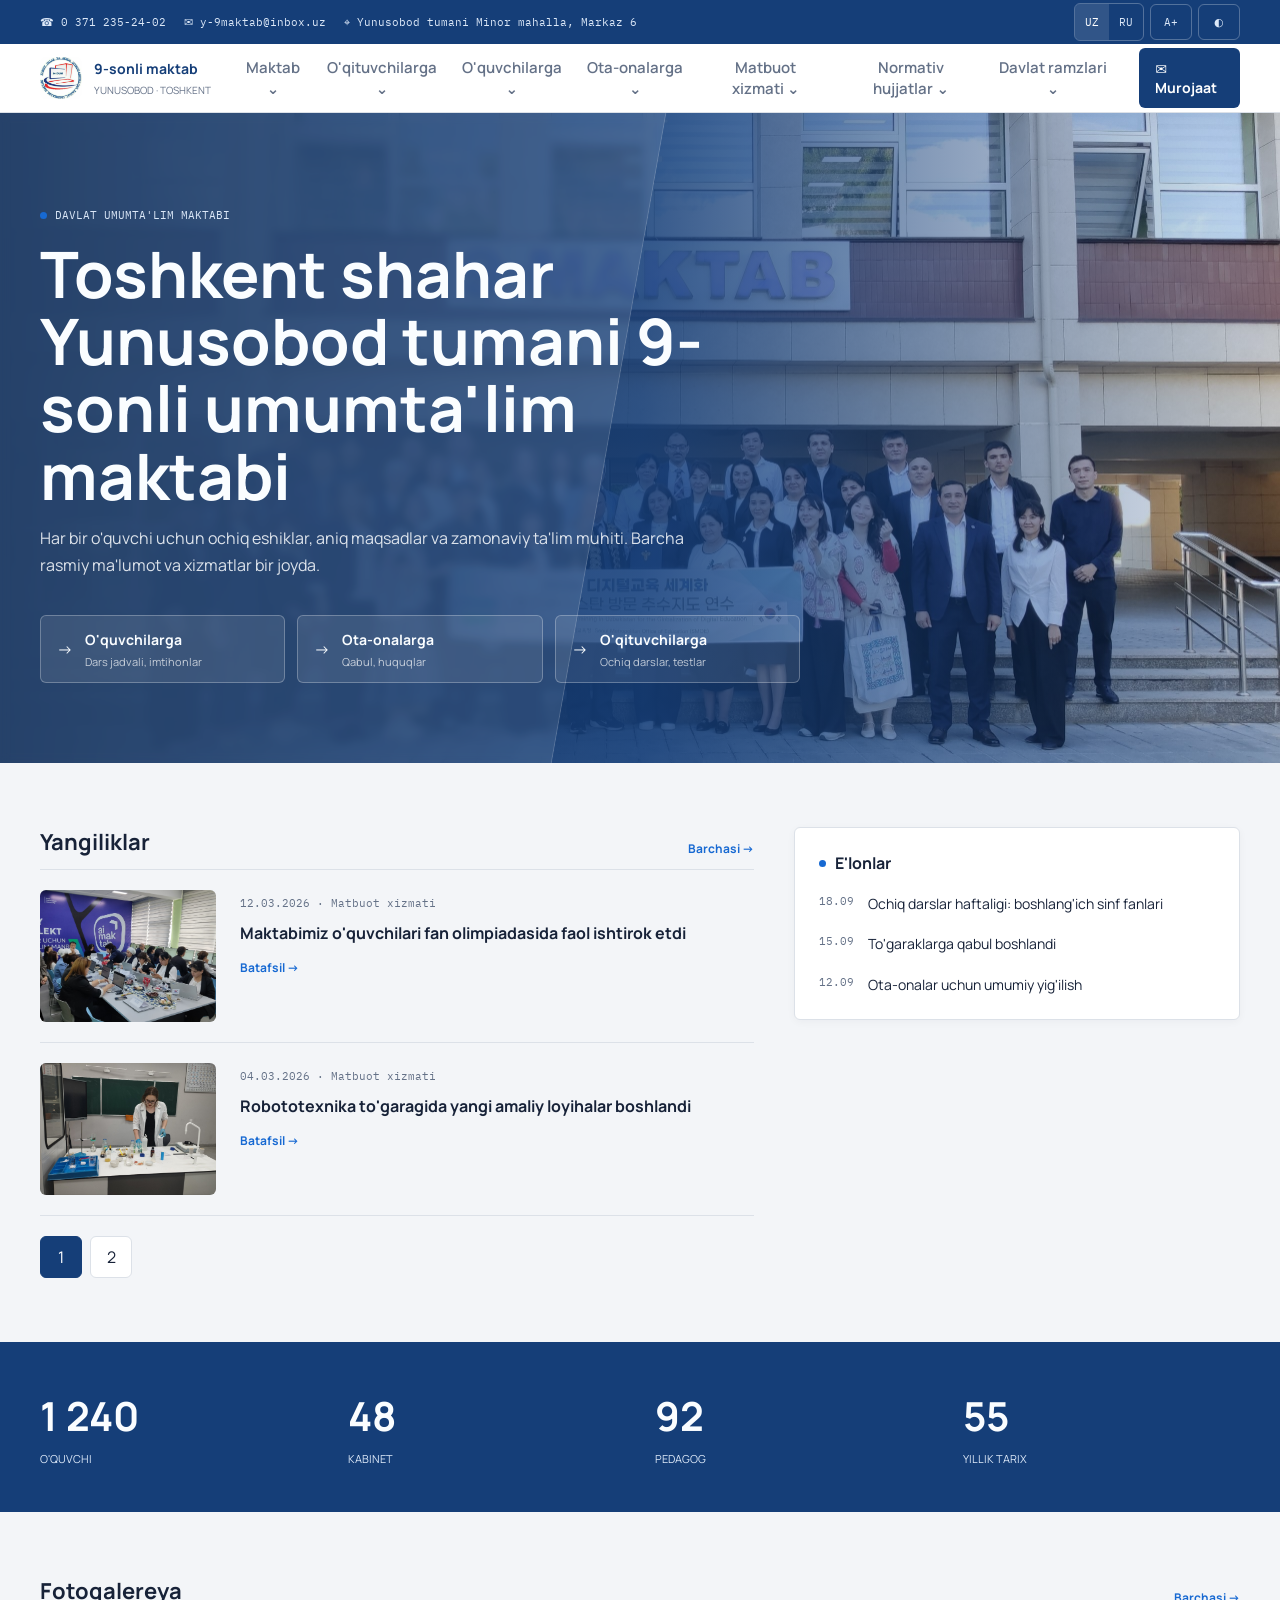
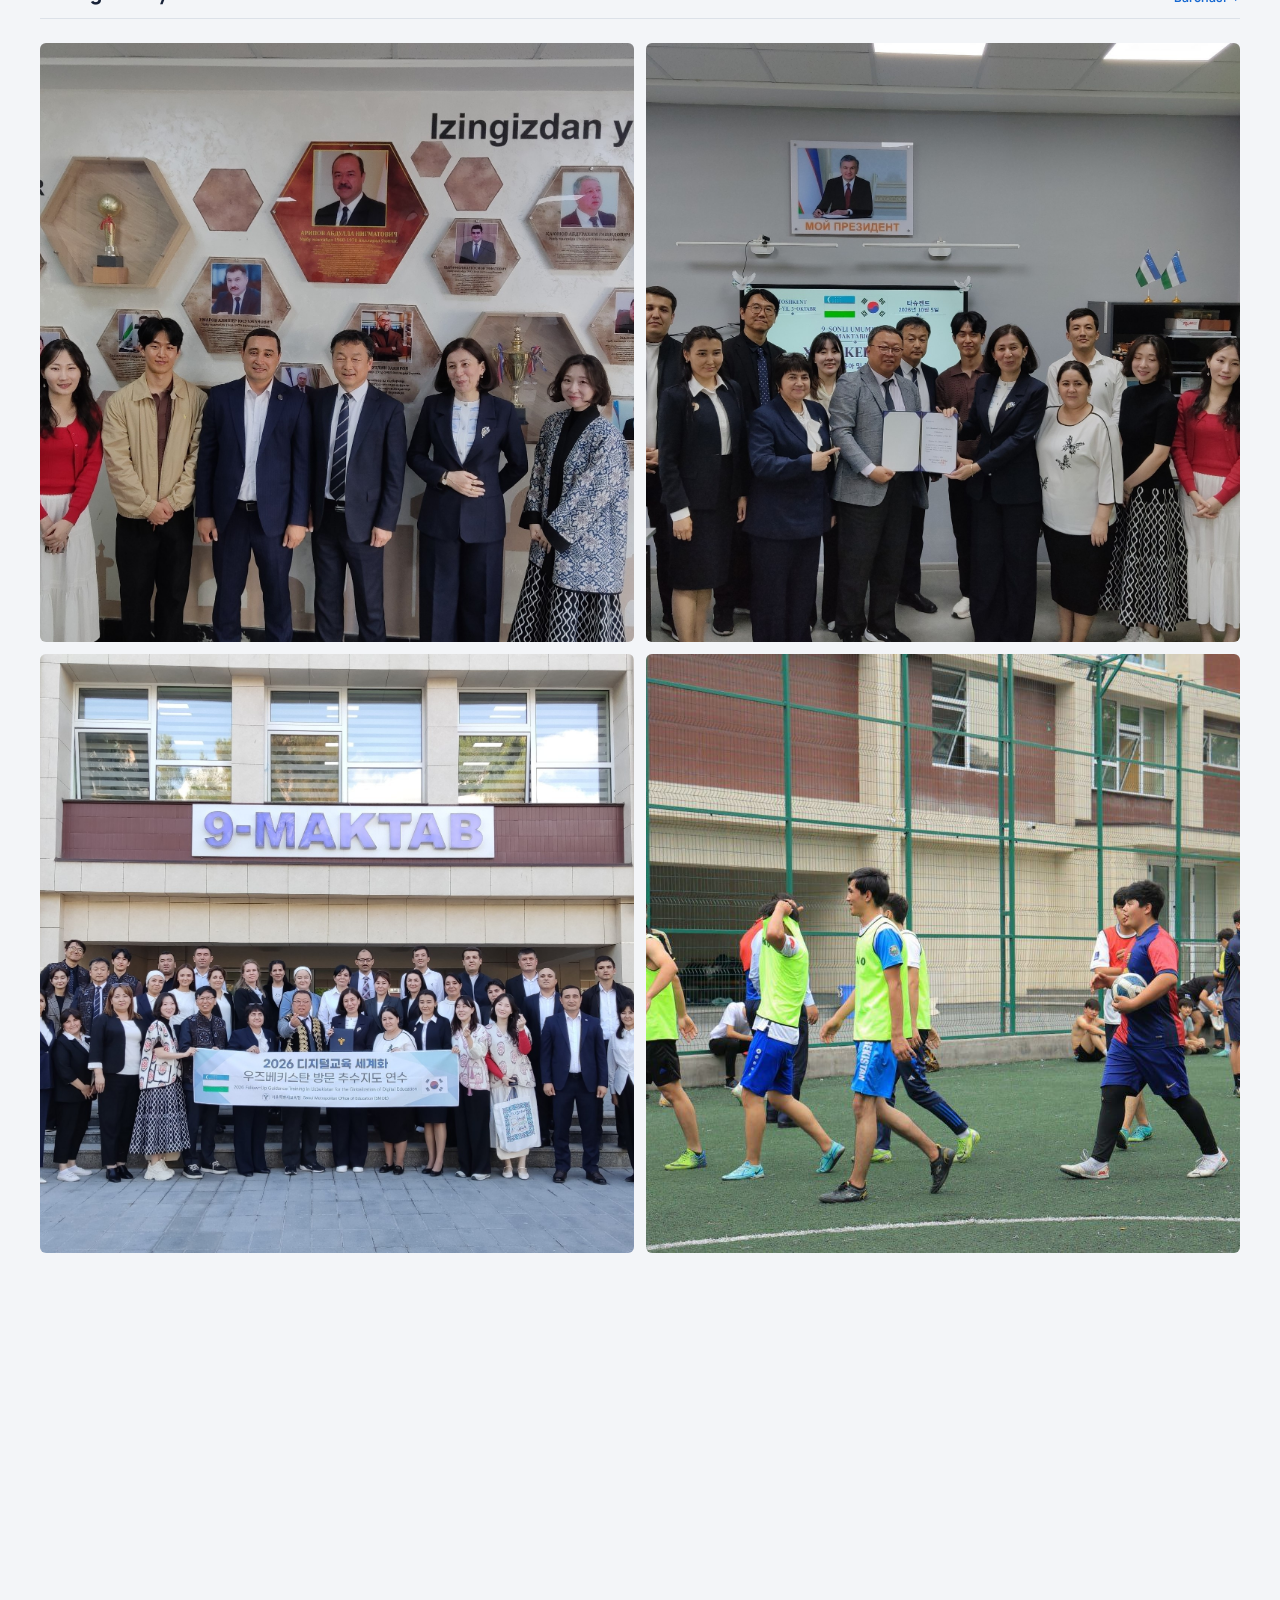
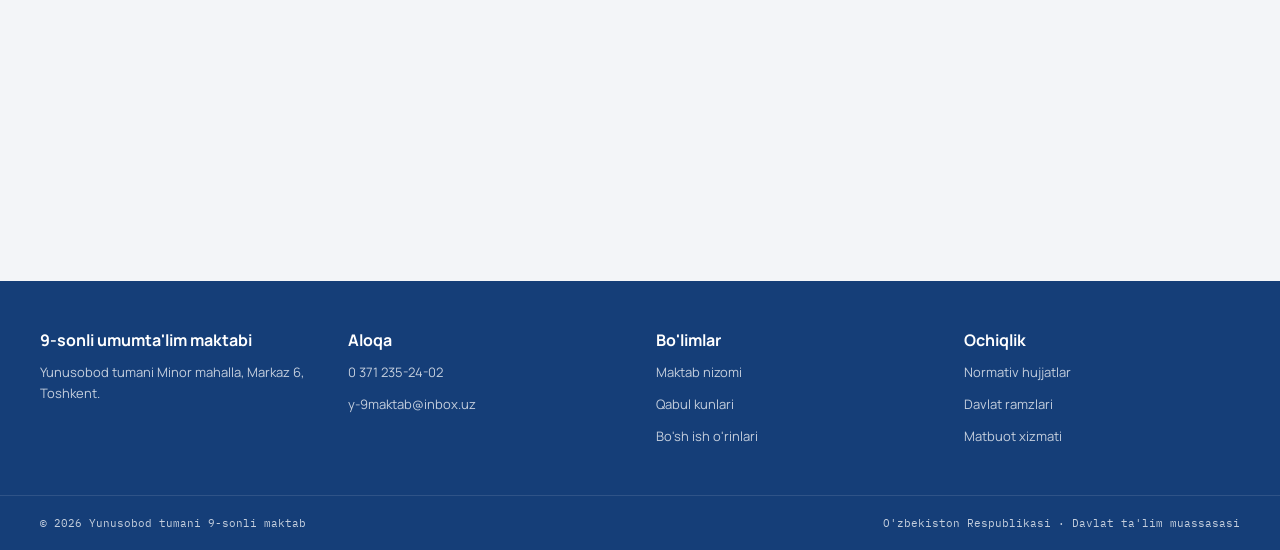
<file: 9-maktab-static/index.html>
<!doctype html>
<html lang="uz">
<head>
  <meta charset="UTF-8">
  <meta name="viewport" content="width=device-width, initial-scale=1.0">
  <title>9-sonli maktab — Yunusobod tumani</title>
  <meta name="description" content="Toshkent shahar Yunusobod tumani 9-sonli umumta'lim maktabi.">
  <link rel="preconnect" href="https://fonts.googleapis.com">
  <link rel="preconnect" href="https://fonts.gstatic.com" crossorigin>
  <link href="https://fonts.googleapis.com/css2?family=IBM+Plex+Mono:wght@400;500&family=Manrope:wght@400;500;600;700;800&display=swap" rel="stylesheet">
  <link rel="icon" href="assets/photo_2018-09-08_21-42-07.jpg" type="image/svg+xml">
  <link rel="stylesheet" href="style.css">
</head>
<body>
<a class="skip" href="#content">Asosiy mazmunga o'tish</a>

<div class="topbar">
  <div class="container topbar-inner">
    <div class="contacts">
      <a href="tel:+998712352402">☎ 0 371 235-24-02</a>
      <a href="mailto:y-9maktab@inbox.uz">✉ y-9maktab@inbox.uz</a>
      <span>⌖ Yunusobod tumani Minor mahalla, Markaz 6</span>
    </div>
    <div class="tools">
      <span class="language"><button class="active" aria-pressed="true">UZ</button><button aria-pressed="false">RU</button></span>
      <button id="fontButton" class="icon-button" aria-label="Matnni kattalashtirish" title="Matnni kattalashtirish">A+</button>
      <button id="contrastButton" class="icon-button" aria-label="Yuqori kontrast" title="Yuqori kontrast">◐</button>
    </div>
  </div>
</div>

<header class="header">
  <div class="container header-inner">
  <a class="logo" href="#top">
  <!-- Вместо текстового тега <span class="logo-mark">9</span> вставляем картинку -->
  <img src="assets/photo_2018-09-08_21-42-07.jpg" alt="9-maktab logotipi" style="width: 42px; height: 42px; object-fit: contain; border-radius: 6px; flex-shrink: 0;">
  
  <span>
    <strong>9-sonli maktab</strong>
    <small>Yunusobod · Toshkent</small>
  </span>
</a>

    <nav id="desktopNav" class="desktop-nav" aria-label="Asosiy navigatsiya"></nav>
    <a class="primary-button appeal-button" href="#murojaat">✉ Murojaat</a>
    <button id="menuButton" class="menu-button" aria-label="Menyuni ochish" aria-expanded="false">☰</button>
  </div>
  <nav id="mobileNav" class="mobile-nav" aria-label="Mobil navigatsiya"></nav>
</header>

<main id="content">
  <section id="top" class="hero reveal">
    <img src="assets/photo_2026-10-05_18-43-25.jpg" alt="Maktab koridoridagi o'quvchilar">
    <div class="hero-shade"></div><div class="diagonal"></div>
    <div class="container hero-content">
      <p class="eyebrow rise d1"><i></i>Davlat umumta'lim maktabi</p>
      <h1 class="rise d2">Toshkent shahar Yunusobod tumani 9-sonli umumta'lim maktabi</h1>
      <p class="hero-copy rise d3">Har bir o'quvchi uchun ochiq eshiklar, aniq maqsadlar va zamonaviy ta'lim muhiti. Barcha rasmiy ma'lumot va xizmatlar bir joyda.</p>
      <div class="quick-links rise d4">
        <a href="#xizmatlar">→ <span><b>O'quvchilarga</b><small>Dars jadvali, imtihonlar</small></span></a>
        <a href="#xizmatlar">→ <span><b>Ota-onalarga</b><small>Qabul, huquqlar</small></span></a>
        <a href="#xizmatlar">→ <span><b>O'qituvchilarga</b><small>Ochiq darslar, testlar</small></span></a>
      </div>
    </div>
  </section>

  <section id="xizmatlar" class="container news-layout">
    <div>
      <div class="section-title"><h2>Yangiliklar</h2><a href="https://9-maktab.uz/">Barchasi →</a></div>
      <div id="newsList"></div>
      <div id="pagination" class="pagination" aria-label="Yangiliklar sahifalari"></div>
    </div>
    <aside class="card announcements">
      <h2><i></i>E'lonlar</h2>
      <ul>
        <li><time>18.09</time><a href="https://9-maktab.uz/">Ochiq darslar haftaligi: boshlang'ich sinf fanlari</a></li>
        <li><time>15.09</time><a href="https://9-maktab.uz/">To'garaklarga qabul boshlandi</a></li>
        <li><time>12.09</time><a href="https://9-maktab.uz/">Ota-onalar uchun umumiy yig'ilish</a></li>
      </ul>
    </aside>
  </section>

  <section class="stats reveal" aria-label="Maktab statistikasi">
    <div class="container stats-grid">
      <div><strong>1 240</strong><span>O'quvchi</span></div>
      <div><strong>48</strong><span>Kabinet</span></div>
      <div><strong>92</strong><span>Pedagog</span></div>
      <div><strong>55</strong><span>Yillik tarix</span></div>
    </div>
  </section>

  <section class="container gallery reveal">
    <div class="section-title">
      <h2>Fotogalereya</h2>
      <a href="https://9-maktab.uz/">Barchasi →</a>
    </div>
    
    <div class="gallery-grid">
      <!-- 1. Большая фотография слева (Оставляем вашу) -->
      <div class="gallery-item">
        <img src="assets/5п.jpg" alt="Maktab binosi va mehmonlar kutib olinishi">
      </div>

      <!-- А вместо одной цельной картинки справа делаем 4 отдельных дива -->
      <div class="gallery-item">
        <img src="assets/2п.jpg" alt="Kutubxona">
      </div>
      
      <div class="gallery-item">
        <img src="assets/3п.jpg" alt="Laboratoriya mashg'ulotlari">
      </div>
      
      <div class="gallery-item">
        <img src="assets/4п.jpg" alt="Sport mashg'ulotlari">
      </div>
      
      <!-- <div class="gallery-item">
        <img src="assets/1п.jpg" alt="San'at va rasm to'garagi">
      </div> -->
    </div>
  </section>


<section id="murojaat" class="container contact-layout reveal">
  
  <!-- Левая колонка: Форма -->
  <div class="card">
    <h2>Elektron murojaat</h2>
    <p>Murojaatingizni to'g'ridan-to'g'ri maktab direktoriga yuboring.</p>
    
    <form id="appealForm">
      <!-- ВНИМАНИЕ: Сюда нужно вставить ВАШ ЛИЧНЫЙ ключ, полученный на web3forms.com -->
      <input type="hidden" name="access_key" value="42cbdd34-2ceb-41d2-85b7-d3c589d2b799">
      <input type="hidden" name="from_name" value="9-Maktab.uz">
      <input type="hidden" name="subject" value="Yangi Murojaat keldi!">

      <label>F.I.Sh.<input required name="name" placeholder="Ism va familiyangiz"></label>
      <label>Telefon yoki e-mail<input required name="contact" placeholder="Bog'lanish uchun"></label>
      <label>Murojaat matni<textarea required name="message" rows="4" placeholder="Murojaatingizni yozing"></textarea></label>
      
      <button class="primary-button" type="submit">➤ Yuborish</button>
      <p id="formStatus" class="status" role="status"></p>
    </form>
  </div>

  <!-- Правая колонка: Порталы (Исправленные стрелочки) -->
  <div class="card reveal">
    <h2>Davlat portallari</h2>
    <ul class="portals" style="list-style: none; padding: 0; margin: 20px 0 0;">
      <li style="border-bottom: 1px solid var(--line);"><a href="https://president.uz" target="_blank" rel="noreferrer" style="display: flex; justify-content: space-between; padding: 17px 0; font-size: 14px; font-weight: 600; color: inherit;">O'zbekiston Prezidenti <span>→</span></a></li>
      <li style="border-bottom: 1px solid var(--line);"><a href="https://pm.gov.uz" target="_blank" rel="noreferrer" style="display: flex; justify-content: space-between; padding: 17px 0; font-size: 14px; font-weight: 600; color: inherit;">Prezident virtual qabulxonasi <span>→</span></a></li>
      <li style="border-bottom: 1px solid var(--line);"><a href="https://gov.uz" target="_blank" rel="noreferrer" style="display: flex; justify-content: space-between; padding: 17px 0; font-size: 14px; font-weight: 600; color: inherit;">Hukumat portali <span>→</span></a></li>
      <li style="border-bottom: 1px solid var(--line);"><a href="https://lex.uz" target="_blank" rel="noreferrer" style="display: flex; justify-content: space-between; padding: 17px 0; font-size: 14px; font-weight: 600; color: inherit;">Lex.uz — qonun hujjatlari <span>→</span></a></li>
      <li style="border-bottom: 1px solid var(--line);"><a href="https://uzedu.uz" target="_blank" rel="noreferrer" style="display: flex; justify-content: space-between; padding: 17px 0; font-size: 14px; font-weight: 600; color: inherit;">Maktabgacha va maktab ta'limi vazirligi <span>→</span></a></li>
    </ul>
  </div>

</section>


</main>

<footer>
  <div class="container footer-grid">
    <div><strong>9-sonli umumta'lim maktabi</strong><p>Yunusobod tumani Minor mahalla, Markaz 6, Toshkent.</p></div>
    <div><strong>Aloqa</strong><a href="tel:+998712352402">0 371 235-24-02</a><a href="mailto:y-9maktab@inbox.uz">y-9maktab@inbox.uz</a></div>
    <div><strong>Bo'limlar</strong><span>Maktab nizomi</span><span>Qabul kunlari</span><span>Bo'sh ish o'rinlari</span></div>
    <div><strong>Ochiqlik</strong><span>Normativ hujjatlar</span><span>Davlat ramzlari</span><span>Matbuot xizmati</span></div>
  </div>
  <div class="footer-bottom"><div class="container"><span>© 2026 Yunusobod tumani 9-sonli maktab</span><span>O'zbekiston Respublikasi · Davlat ta'lim muassasasi</span></div></div>
</footer>



<script src="script.js"></script>
</body>
</html>
</file>
<file: 9-maktab-static/style.css>
:root {
  --bg: #f3f5f8;
  --surface: #fff;
  --ink: #172238;
  --muted: #647187;
  --brand: #153e78;
  --brand-dark: #0e2d59;
  --soft: #dce8f8;
  --primary: #1769d2;
  --line: #dce1e8;
  --white: #fafdff;
  --radius: 6px;
}

* {
  box-sizing: border-box;
}

html {
  scroll-behavior: smooth;
}

body {
  margin: 0;
  background: var(--bg);
  color: var(--ink);
  font-family: Manrope, system-ui, sans-serif;
}

a {
  color: inherit;
  text-decoration: none;
}

button, 
input, 
textarea {
  font: inherit;
}

.container {
  width: min(1200px, calc(100% - 32px));
  margin-inline: auto;
}

.skip {
  position: fixed;
  left: 16px;
  top: -80px;
  z-index: 200;
  background: var(--surface);
  padding: 12px 16px;
}

.skip:focus {
  top: 16px;
}

:focus-visible {
  outline: 3px solid var(--primary);
  outline-offset: 3px;
}

/* Top bar */
.topbar {
  background: var(--brand);
  color: #dce8f8;
}

.topbar-inner {
  min-height: 44px;
  display: flex;
  align-items: center;
  justify-content: space-between;
  gap: 16px;
  font: 11px 'IBM Plex Mono', monospace;
}

.contacts, 
.tools {
  display: flex;
  align-items: center;
  gap: 18px;
}

.tools {
  gap: 6px;
}

.language {
  display: flex;
  border: 1px solid #ffffff44;
  border-radius: var(--radius);
  overflow: hidden;
}

.language button, 
.icon-button {
  height: 36px;
  border: 0;
  background: transparent;
  color: inherit;
  cursor: pointer;
}

.language button {
  padding: 0 10px;
}

.language .active, 
.icon-button:hover {
  background: #ffffff1f;
  color: #fff;
}

.icon-button {
  width: 42px;
  border: 1px solid #ffffff44;
  border-radius: var(--radius);
}

/* Header */
.header {
  position: sticky;
  top: 0;
  z-index: 50;
  background: #ffffffee;
  border-bottom: 1px solid var(--line);
  backdrop-filter: blur(12px);
}

.header-inner {
  height: 68px;
  display: flex;
  align-items: center;
  gap: 20px;
}

.logo {
  display: flex;
  align-items: center;
  gap: 12px;
  flex-shrink: 0;
}

.logo-mark {
  display: grid;
  place-items: center;
  width: 42px;
  height: 42px;
  border-radius: var(--radius);
  background: var(--brand);
  color: #fff;
  font-size: 20px;
  font-weight: 800;
}

.logo strong, 
.logo small {
  display: block;
}

.logo strong {
  font-size: 14px;
  color: var(--brand);
}

.logo small {
  margin-top: 5px;
  color: var(--muted);
  font-size: 10px;
  text-transform: uppercase;
}

.desktop-nav {
  margin-left: auto;
  display: flex;
  align-items: center;
}

.nav-group {
  position: relative;
}

/* Настройки главного навигатора (увеличили шрифт с 12px до 15px, как просили ранее) */
.nav-trigger {
  height: 42px;
  border: 0;
  background: transparent;
  padding: 0 12px;
  color: var(--muted);
  font-size: 15px;
  font-weight: 600;
  cursor: pointer;
}

.nav-trigger:hover {
  color: var(--brand);
}

.dropdown {
  visibility: hidden;
  opacity: 0;
  transform: translateY(5px);
  position: absolute;
  left: 0;
  top: 100%;
  min-width: 255px;
  padding: 8px;
  background: var(--surface);
  border: 1px solid var(--line);
  border-radius: var(--radius);
  box-shadow: 0 14px 35px #13223820;
  transition: .18s;
}

.nav-group:hover .dropdown, 
.nav-group:focus-within .dropdown {
  visibility: visible;
  opacity: 1;
  transform: none;
}

/* Выпадающие ссылки в меню (увеличили шрифт с 12px до 14px) */
.dropdown a {
  display: block;
  padding: 10px 14px;
  border-radius: 4px;
  font-size: 14px;
}

.dropdown a:hover {
  background: var(--soft);
  color: var(--brand);
}

.primary-button {
  display: inline-flex;
  align-items: center;
  justify-content: center;
  gap: 8px;
  border: 0;
  border-radius: var(--radius);
  background: var(--brand);
  color: #fff;
  padding: 11px 16px;
  font-weight: 700;
  font-size: 14px;
  cursor: pointer;
}

.primary-button:hover {
  background: var(--brand-dark);
}

.menu-button {
  display: none;
  margin-left: auto;
  width: 44px;
  height: 44px;
  background: var(--surface);
  border: 1px solid var(--line);
  border-radius: var(--radius);
  font-size: 22px;
  cursor: pointer;
}

.mobile-nav {
  display: none;
  background: var(--surface);
  border-top: 1px solid var(--line);
  max-height: calc(100vh - 110px);
  overflow: auto;
  padding: 10px 16px;
}

.mobile-nav.open {
  display: block;
}

.mobile-nav details {
  border-bottom: 1px solid var(--line);
  padding: 8px 0;
}

.mobile-nav summary {
  cursor: pointer;
  font-weight: 700;
  padding: 8px;
}

.mobile-nav a {
  display: block;
  padding: 10px 14px;
  color: var(--muted);
  font-size: 16px;
}

/* Hero блок (Приветствие) */
.hero {
  position: relative;
  isolation: isolate;
  min-height: 580px;
  overflow: hidden;
  background: var(--brand);
}

.hero > img {
  position: absolute;
  inset: 0;
  z-index: -3;
  width: 100%;
  height: 100%;
  object-fit: cover;
}

.hero-shade {
  position: absolute;
  inset: 0;
  z-index: -2;
  background: linear-gradient(90deg, var(--brand-dark), #153e78dd, #153e7819);
}

.diagonal {
  position: absolute;
  z-index: -1;
  left: -25%;
  top: -100px;
  bottom: -100px;
  width: 72%;
  transform: rotate(10deg);
  background: #ffffff18;
  border-inline: 1px solid #ffffff2b;
  backdrop-filter: blur(4px);
}

.hero-content {
  padding-top: 84px;
  padding-bottom: 80px;
  color: var(--white);
}

.hero-content > h1 {
  max-width: 760px;
  margin: 18px 0 0;
  font-size: clamp(36px, 5vw, 64px);
  line-height: 1.05;
}

.eyebrow {
  display: flex;
  align-items: center;
  gap: 8px;
  color: var(--soft);
  font: 11px 'IBM Plex Mono', monospace;
  text-transform: uppercase;
}

.eyebrow i, 
.announcements h2 i {
  display: inline-block;
  width: 7px;
  height: 7px;
  border-radius: 50%;
  background: var(--primary);
}

.hero-copy {
  max-width: 660px;
  line-height: 1.7;
  color: #fafdffda;
}

.quick-links {
  display: grid;
  grid-template-columns: repeat(3, 1fr);
  gap: 12px;
  max-width: 760px;
  margin-top: 36px;
}

.quick-links a {
  display: flex;
  align-items: center;
  gap: 12px;
  min-height: 68px;
  padding: 12px 16px;
  border: 1px solid #ffffff44;
  border-radius: var(--radius);
  background: #ffffff18;
  backdrop-filter: blur(10px);
}

.quick-links a:hover {
  background: #ffffff2c;
}

.quick-links b, 
.quick-links small {
  display: block;
}

.quick-links b {
  font-size: 14px;
}

.quick-links small {
  margin-top: 5px;
  color: #ffffffb5;
  font-size: 11px;
}

/* News */
.news-layout {
  display: grid;
  grid-template-columns: 1.6fr 1fr;
  gap: 40px;
  padding-block: 64px;
}

.section-title {
  display: flex;
  align-items: end;
  justify-content: space-between;
  border-bottom: 1px solid var(--line);
  padding-bottom: 12px;
}

.section-title h2 {
  margin: 0;
  font-size: 22px;
}

.section-title a {
  color: var(--primary);
  font-size: 12px;
  font-weight: 700;
}

.news-item {
  display: grid;
  grid-template-columns: 176px 1fr;
  gap: 24px;
  padding: 20px 0;
  border-bottom: 1px solid var(--line);
}

.news-item img {
  width: 100%;
  aspect-ratio: 4/3;
  object-fit: cover;
  border-radius: var(--radius);
}

.news-item time, 
.announcements time {
  color: var(--muted);
  font: 11px 'IBM Plex Mono', monospace;
}

.news-item h3 {
  margin: 10px 0;
  font-size: 16px;
  line-height: 1.45;
}

.news-item a {
  color: var(--primary);
  font-size: 12px;
  font-weight: 700;
}

.pagination {
  display: flex;
  gap: 8px;
  margin-top: 20px;
}

.pagination button {
  width: 42px;
  height: 42px;
  border: 1px solid var(--line);
  border-radius: var(--radius);
  background: var(--surface);
  color: var(--ink);
  cursor: pointer;
}

.pagination button.active {
  background: var(--brand);
  color: #fff;
  border-color: var(--brand);
}

.card {
  background: var(--surface);
  border: 1px solid var(--line);
  border-radius: var(--radius);
  padding: 24px;
  box-shadow: 0 2px 8px #1421360a;
}

.card h2 {
  margin: 0;
  font-size: 21px;
}

.card > p {
  color: var(--muted);
  font-size: 14px;
}

.announcements {
  height: max-content;
}

.announcements h2 {
  display: flex;
  align-items: center;
  gap: 9px;
  font-size: 16px;
}

.announcements ul, 
.portals {
  list-style: none;
  margin: 20px 0 0;
  padding: 0;
}

.announcements li {
  display: flex;
  gap: 14px;
  margin-top: 20px;
}

.announcements a {
  font-size: 14px;
  line-height: 1.45;
}

/* Stats & gallery */
.stats {
  background: var(--brand);
  color: var(--white);
}

.stats-grid {
  display: grid;
  grid-template-columns: repeat(4, 1fr);
  gap: 30px;
  padding-block: 46px;
}

.stats strong {
  display: block;
  font-size: 40px;
}

.stats span {
  display: block;
  margin-top: 8px;
  color: var(--soft);
  font-size: 11px;
  text-transform: uppercase;
}

.gallery {
  padding-block: 64px;
}

.gallery-grid {
  display: grid;
  grid-template-columns: 1fr 1fr;
  gap: 12px;
  margin-top: 24px;
}

.gallery-grid img {
  width: 100%;
  height: 100%;
  aspect-ratio: 1/1;
  object-fit: cover;
  border-radius: var(--radius);
}

/* Адаптивность и медиа-запросы */
@media (max-width: 1199px) {
  .desktop-nav { display: none; }
  .menu-button { display: block; }
  .appeal-button { margin-left: auto; }
  .menu-button { margin-left: 0; }
}

@media (max-width: 800px) {
  .contacts a:nth-child(2), 
  .contacts span {
    display: none;
  }
  .news-layout, 
  .contact-layout, 
  .gallery-grid, 
  .quick-links {
    grid-template-columns: 1fr;
  }
  .stats-grid, 
  .footer-grid {
    grid-template-columns: 1fr 1fr;
  }
  .appeal-button { display: none; }
  .menu-button { margin-left: auto; }
  .footer-bottom .container { flex-direction: column; }
}

@media (max-width: 520px) {
  .container { width: calc(100% - 24px); }
  .hero-content { padding-top: 56px; }
  .news-item { grid-template-columns: 112px 1fr; gap: 15px; }
  .stats strong { font-size: 32px; }
  .footer-grid { grid-template-columns: 1fr; }
}

@media (prefers-reduced-motion: reduce) {
  * {
    scroll-behavior: auto !important;
    animation-duration: .01ms !important;
  }
}

/* Form */
.contact-layout {
  display: grid;
  grid-template-columns: 1fr 1fr;
  gap: 32px;
  padding-bottom: 64px;
}

.card form {
  display: grid;
  gap: 16px;
  margin-top: 20px;
}

.card label {
  font-size: 14px;
  font-weight: 600;
}

.card input, 
.card textarea {
  display: block;
  width: 100%;
  margin-top: 7px;
  padding: 11px 12px;
  border: 1px solid var(--line);
  border-radius: var(--radius);
  background: var(--bg);
  color: var(--ink);
}

.card textarea {
  resize: vertical;
}

.card form .primary-button {
  width: max-content;
}

.status {
  margin: 0;
  color: var(--primary);
  font-weight: 700;
}

.portals li {
  border-bottom: 1px solid var(--line);
}

.portals a {
  display: flex;
  justify-content: space-between;
  padding: 17px 0;
  font-size: 14px;
  font-weight: 600;
}

.portals a:hover {
  color: var(--primary);
}

/* Footer */
footer {
  background: var(--brand);
  color: #ffffffbf;
}

.footer-grid {
  display: grid;
  grid-template-columns: repeat(4, 1fr);
  gap: 32px;
  padding-block: 48px;
}

.footer-grid strong {
  display: block;
  color: #fff;
}

.footer-grid p, 
.footer-grid a, 
.footer-grid span {
  display: block;
  margin-top: 11px;
  font-size: 13px;
  line-height: 1.6;
}

.footer-bottom {
  border-top: 1px solid #ffffff1c;
}

.footer-bottom .container {
  display: flex;
  justify-content: space-between;
  gap: 12px;
  padding-block: 20px;
  font: 11px 'IBM Plex Mono', monospace;
}

/* Animation */
@keyframes rise {
  from {
    opacity: 0;
    transform: translateY(18px);
  }
  to {
    opacity: 1;
    transform: none;
  }
}

.rise {
  animation: rise .7s both;
}

.d1 { animation-delay: .05s; }
.d2 { animation-delay: .14s; }
.d3 { animation-delay: .24s; }
.d4 { animation-delay: .34s; }

/* Accessibility modes */
html.large-text {
  font-size: 118%;
  zoom: 1.12;
}

html.high-contrast {
  --bg: #fff;
  --surface: #fff;
  --ink: #000;
  --muted: #222;
  --brand: #000;
  --brand-dark: #000;
  --soft: #fff;
  --primary: #003ca6;
  --line: #000;
}

/* Responsive (Адаптивность) */
@media (max-width: 1199px) {
  .desktop-nav {
    display: none;
  }
  .menu-button {
    display: block;
  }
  .appeal-button {
    margin-left: auto;
  }
  .menu-button {
    margin-left: 0;
  }
}

@media (max-width: 800px) {
  .contacts a:nth-child(2), 
  .contacts span {
    display: none;
  }
  .news-layout, 
  .contact-layout, 
  .gallery-grid, 
  .quick-links {
    grid-template-columns: 1fr;
  }
  .stats-grid, 
  .footer-grid {
    grid-template-columns: 1fr 1fr;
  }
  .appeal-button {
    display: none;
  }
  .menu-button {
    margin-left: auto;
  }
  .footer-bottom .container {
    flex-direction: column;
  }
}

@media (max-width: 520px) {
  .container {
    width: calc(100% - 24px);
  }
  .hero-content {
    padding-top: 56px;
  }
  .news-item {
    grid-template-columns: 112px 1fr;
    gap: 15px;
  }
  .stats strong {
    font-size: 32px;
  }
  .footer-grid {
    grid-template-columns: 1fr;
  }
}

@media (prefers-reduced-motion: reduce) {
  * {
    scroll-behavior: auto !important;
    animation-duration: .01ms !important;
  }
}


/* ==========================================
   💫 УСИЛЕННЫЕ ЭФФЕКТЫ SCROLL REVEAL (DEEP & SMOOTH)
   ========================================== */

.reveal {
  opacity: 0;
  /* Увеличили дистанцию до 70px, чтобы блок летел выше и заметнее */
  transform: translateY(90px); 
  
  /* Увеличили время до 1.2s и добавили более дорогую физику плавности (cubic-bezier) */
  transition: opacity 1.2s cubic-bezier(0.215, 0.610, 0.355, 1), 
              transform 1.2s cubic-bezier(0.215, 0.610, 0.355, 1);
  
  will-change: opacity, transform;
}

.reveal.active {
  opacity: 1;
  transform: translateY(0); /* Возвращаем в исходную точку */
}
</file>
